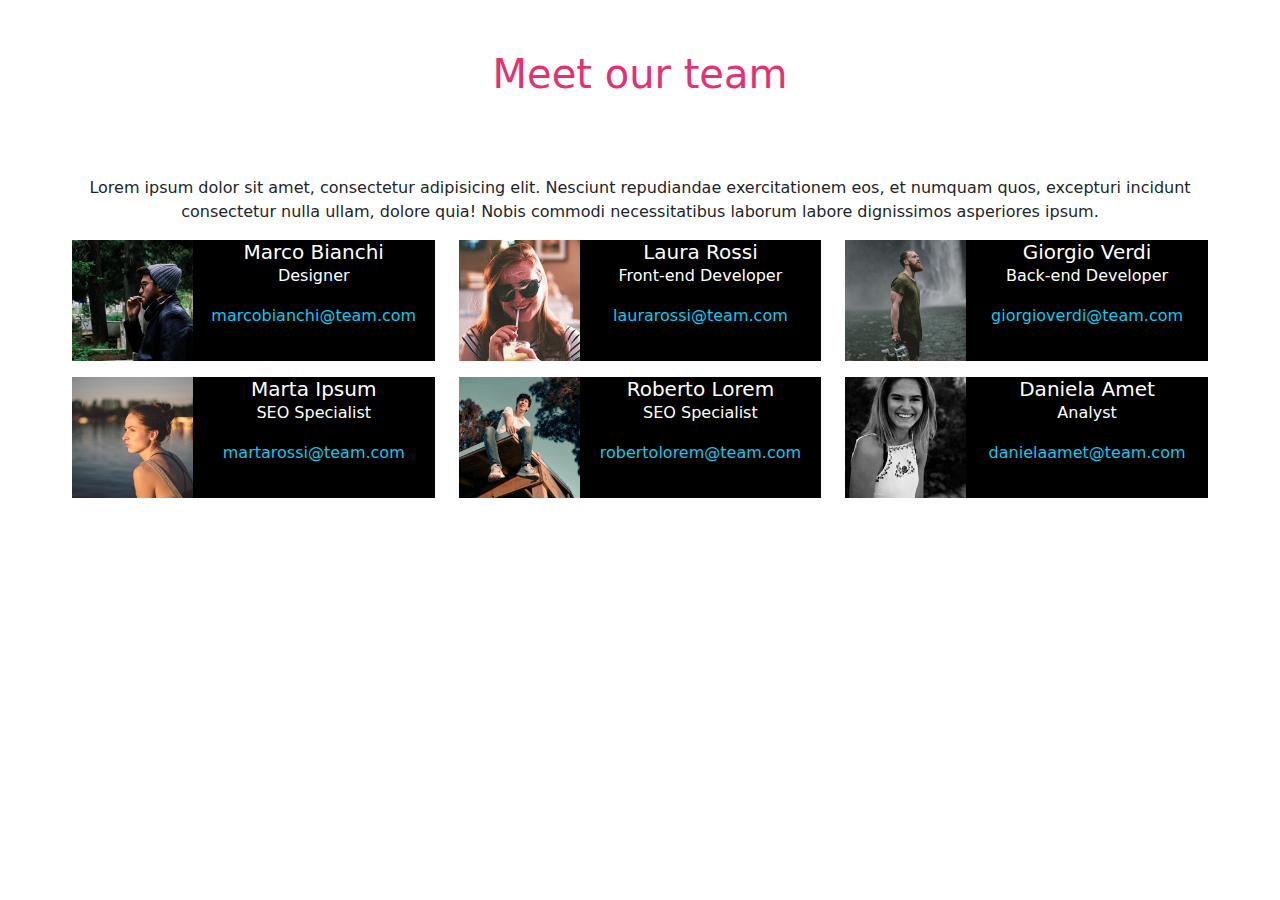
<file: index.html>
<!DOCTYPE html>
<html lang="en">

<head>
    <meta charset="UTF-8">
    <meta name="viewport" content="width=device-width, initial-scale=1.0">
    <link href="https://cdn.jsdelivr.net/npm/bootstrap@5.3.3/dist/css/bootstrap.min.css" rel="stylesheet"
        integrity="sha384-QWTKZyjpPEjISv5WaRU9OFeRpok6YctnYmDr5pNlyT2bRjXh0JMhjY6hW+ALEwIH" crossorigin="anonymous">
    <link rel="stylesheet" href="css/style.css">
    <title>js-our-team</title>

</head>

<body>
    <header class="container pd-50">
        <h1>Meet our team</h1>
    </header>
    <main class="container pd-20">
        <p>Lorem ipsum dolor sit amet, consectetur adipisicing elit. Nesciunt repudiandae exercitationem eos, et numquam
            quos,
            excepturi incidunt consectetur nulla ullam, dolore quia! Nobis commodi necessitatibus laborum labore
            dignissimos asperiores ipsum.
        </p>

        <div class="container text-center">
            <div class="row " id="table">
                
               
        
            </div>
        </div>

    </main>
    <script src="script.js"></script>
</body>

</html>
</file>
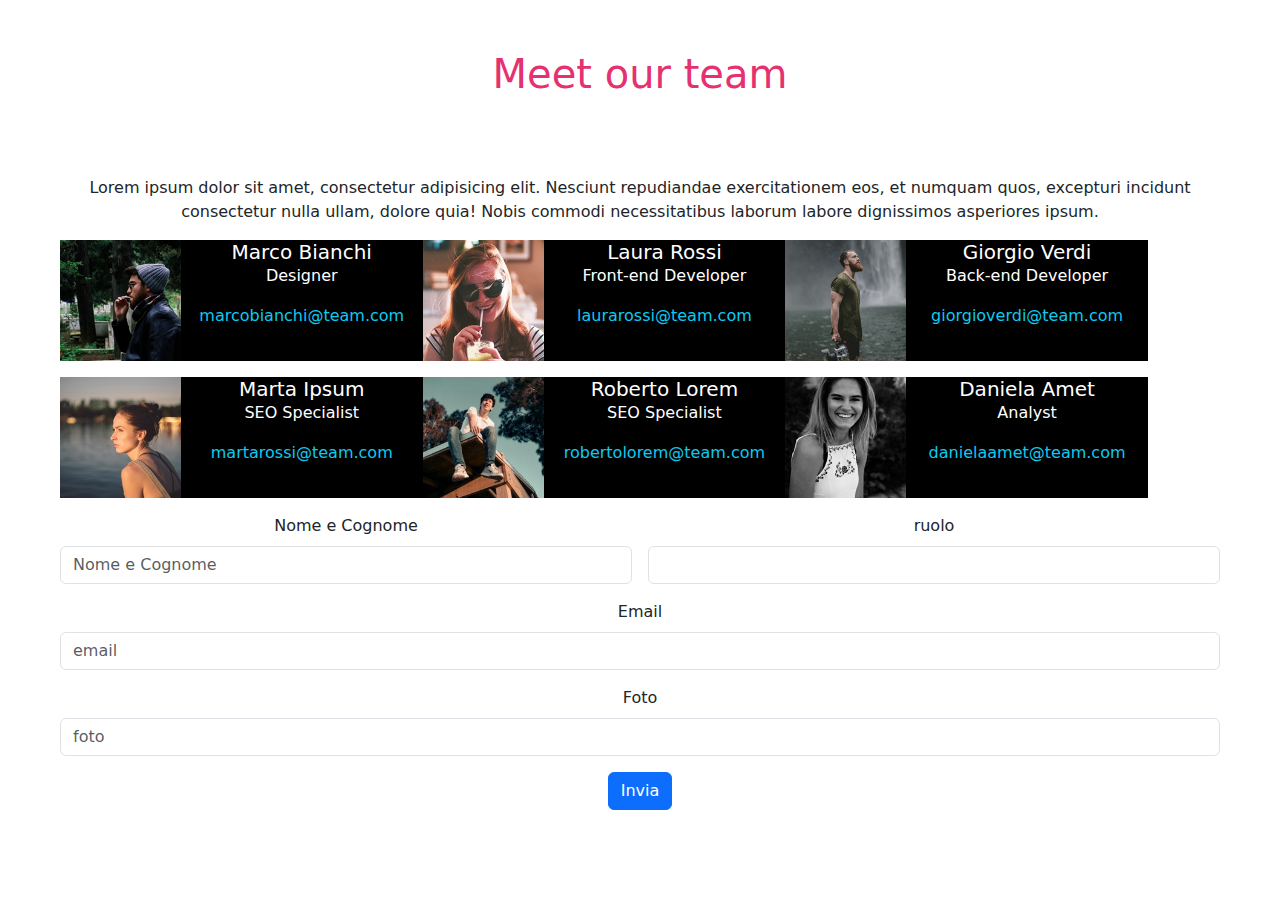
<file: bonus copy/index.html>
<!DOCTYPE html>
<html lang="en">

<head>
    <meta charset="UTF-8">
    <meta name="viewport" content="width=device-width, initial-scale=1.0">
    <link href="https://cdn.jsdelivr.net/npm/bootstrap@5.3.3/dist/css/bootstrap.min.css" rel="stylesheet"
        integrity="sha384-QWTKZyjpPEjISv5WaRU9OFeRpok6YctnYmDr5pNlyT2bRjXh0JMhjY6hW+ALEwIH" crossorigin="anonymous">
    <link rel="stylesheet" href="css/style.css">
    <title>js-our-team-bonus-2</title>

</head>

<body>
    <header class="container pd-50">
        <h1>Meet our team</h1>
    </header>
    <main class="container pd-20">
        <p>Lorem ipsum dolor sit amet, consectetur adipisicing elit. Nesciunt repudiandae exercitationem eos, et numquam
            quos,
            excepturi incidunt consectetur nulla ullam, dolore quia! Nobis commodi necessitatibus laborum labore
            dignissimos asperiores ipsum.
        </p>

        <div class="container text-center">
            <div class="row " id="table">



            </div>
        </div>
        <form id="form" class="row g-3">
            <div class="col-md-6">
              <label class="form-label">Nome e Cognome</label>
              <input type="text" class="form-control" id="name" placeholder="Nome e Cognome">
            </div>
            <div class="col-md-6">
              <label class="form-label">ruolo</label>
              <input type="text" class="form-control" id="role">
            </div>
            <div class="col-12">
              <label  class="form-label">Email</label>
              <input type="email" class="form-control" id="email" placeholder="email">
            </div>
            <div class="col-12">
              <label  class="form-label">Foto</label>
              <input type="text" class="form-control" id="img" placeholder="foto">
            </div>
            
            <div class="col-12">
              <button type="submit" class="btn btn-primary">Invia</button>
            </div>
          </form>
    </main>
    <script src="script.js"></script>
</body>

</html>
</file>
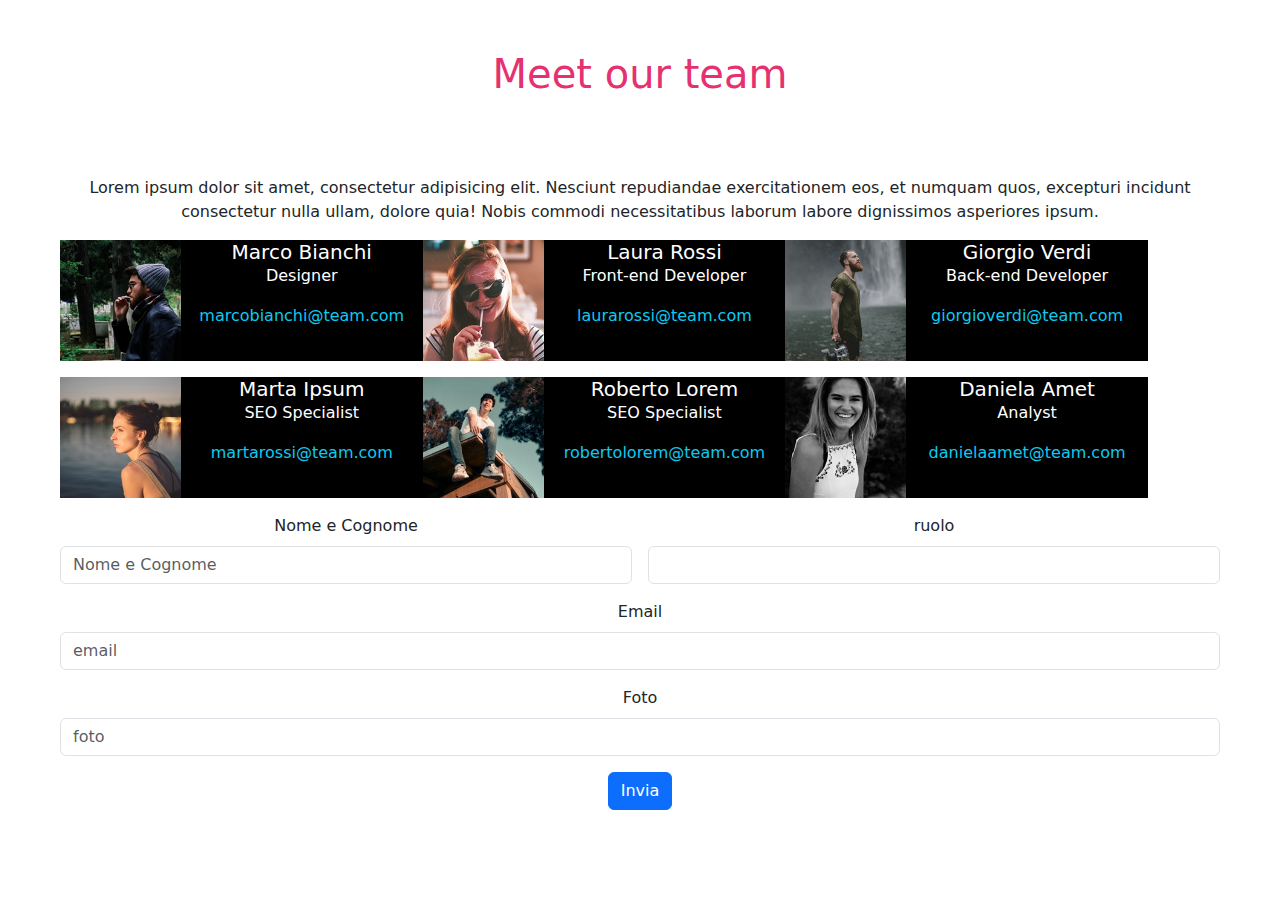
<file: bonus/index.html>
<!DOCTYPE html>
<html lang="en">

<head>
    <meta charset="UTF-8">
    <meta name="viewport" content="width=device-width, initial-scale=1.0">
    <link href="https://cdn.jsdelivr.net/npm/bootstrap@5.3.3/dist/css/bootstrap.min.css" rel="stylesheet"
        integrity="sha384-QWTKZyjpPEjISv5WaRU9OFeRpok6YctnYmDr5pNlyT2bRjXh0JMhjY6hW+ALEwIH" crossorigin="anonymous">
    <link rel="stylesheet" href="css/style.css">
    <title>js-our-team-bonus</title>

</head>

<body>
    <header class="container pd-50">
        <h1>Meet our team</h1>
    </header>
    <main class="container pd-20">
        <p>Lorem ipsum dolor sit amet, consectetur adipisicing elit. Nesciunt repudiandae exercitationem eos, et numquam
            quos,
            excepturi incidunt consectetur nulla ullam, dolore quia! Nobis commodi necessitatibus laborum labore
            dignissimos asperiores ipsum.
        </p>

        <div class="container text-center">
            <div class="row " id="table">



            </div>
        </div>
        <form id="form" class="row g-3">
            <div class="col-md-6">
              <label class="form-label">Nome e Cognome</label>
              <input type="text" class="form-control" id="name" placeholder="Nome e Cognome">
            </div>
            <div class="col-md-6">
              <label class="form-label">ruolo</label>
              <input type="text" class="form-control" id="role">
            </div>
            <div class="col-12">
              <label  class="form-label">Email</label>
              <input type="email" class="form-control" id="email" placeholder="email">
            </div>
            <div class="col-12">
              <label  class="form-label">Foto</label>
              <input type="text" class="form-control" id="img" placeholder="foto">
            </div>
            
            <div class="col-12">
              <button type="submit" class="btn btn-primary">Invia</button>
            </div>
          </form>
    </main>
    <script src="script.js"></script>
</body>

</html>
</file>
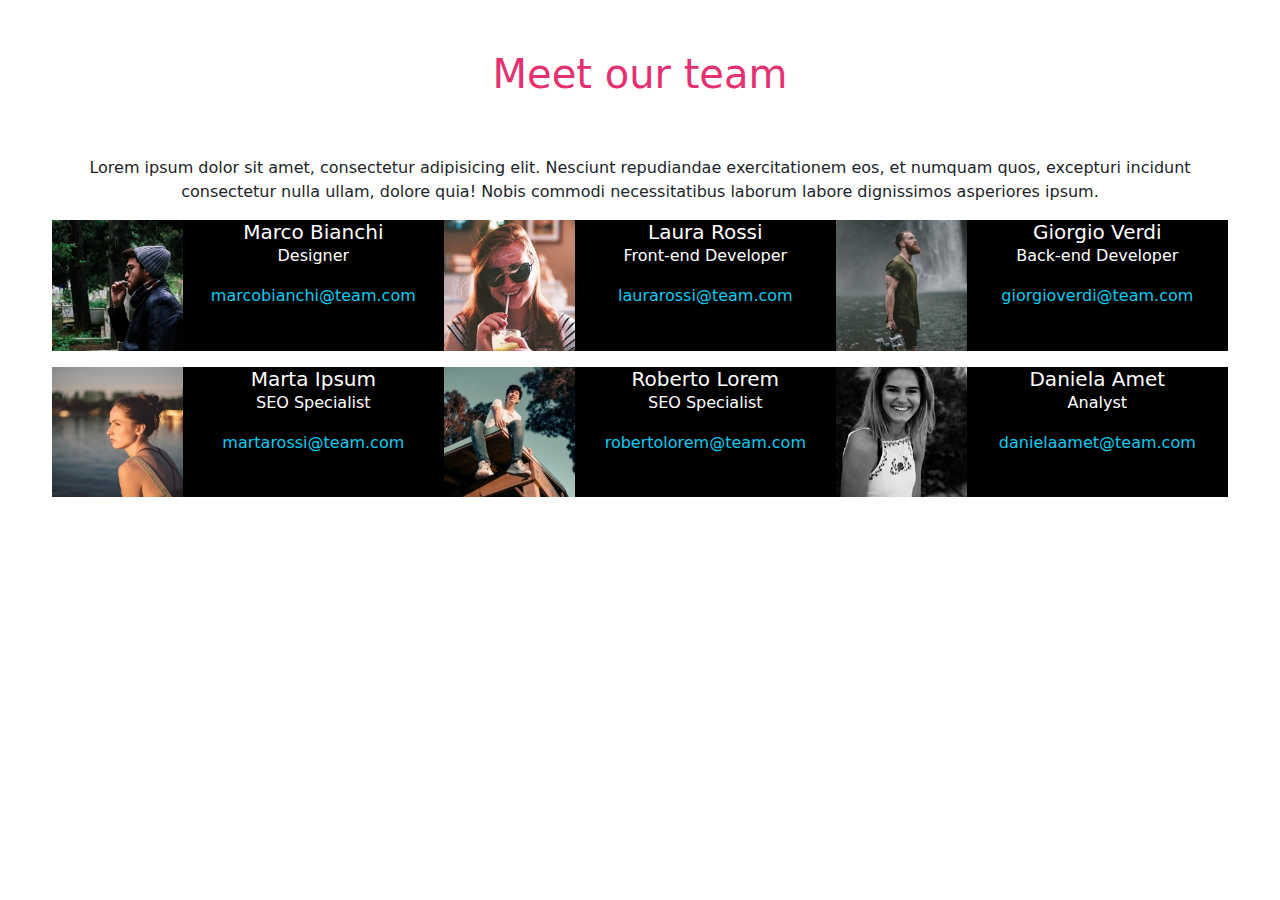
<file: standard/index.html>
<!DOCTYPE html>
<html lang="en">

<head>
    <meta charset="UTF-8">
    <meta name="viewport" content="width=device-width, initial-scale=1.0">
    <link href="https://cdn.jsdelivr.net/npm/bootstrap@5.3.3/dist/css/bootstrap.min.css" rel="stylesheet"
        integrity="sha384-QWTKZyjpPEjISv5WaRU9OFeRpok6YctnYmDr5pNlyT2bRjXh0JMhjY6hW+ALEwIH" crossorigin="anonymous">
    <link rel="stylesheet" href="css/style.css">
    <title>js-our-team</title>

</head>

<body>
    <header class="container pd-50">
        <h1>Meet our team</h1>
    </header>
    <main class="container ">
        <p>Lorem ipsum dolor sit amet, consectetur adipisicing elit. Nesciunt repudiandae exercitationem eos, et numquam
            quos,
            excepturi incidunt consectetur nulla ullam, dolore quia! Nobis commodi necessitatibus laborum labore
            dignissimos asperiores ipsum.
        </p>

        <div class="container text-center  ">
            <div class="row " id="table">
                </div>
           
    <script src="script.js"></script>

</html>
</file>
<file: css/style.css>
* {
    margin: 0;
    padding: 0;
    box-sizing: border-box;
  }

  .bg-black{
    background-color: black;
  }

  .tx-white{
    color: white;
  }
  h1{
    color: #e53170;
  }


  .flex{
    display: flex;
  }
  .container{
    max-width:1200px ;
    text-align: center;
  }



  .pd-50{
    padding: 50px;
  }
  .pd-20{
    padding: 20px;
  }
  .card{
    max-width: 30%;
    
  }
  .max-wh50{
    max-width: 50%;
  }
  img{
    max-width:100%;
  }
  .max-h-100{
    max-height: 100%;
  }
</file>
<file: bonus copy/css/style.css>
* {
    margin: 0;
    padding: 0;
    box-sizing: border-box;
  }

  .bg-black{
    background-color: black;
  }

  .tx-white{
    color: white;
  }
  h1{
    color: #e53170;
  }


  .flex{
    display: flex;
  }
  .container{
    max-width:1200px ;
    text-align: center;
  }



  .pd-50{
    padding: 50px;
  }
  .pd-20{
    padding: 20px;
  }
  .card{
    max-width: 30%;
    
  }
  .max-wh50{
    max-width: 50%;
  }
  img{
    max-width:100%;
  }
  .max-h-100{
    max-height: 100%;
  }
</file>
<file: bonus/css/style.css>
* {
    margin: 0;
    padding: 0;
    box-sizing: border-box;
  }

  .bg-black{
    background-color: black;
  }

  .tx-white{
    color: white;
  }
  h1{
    color: #e53170;
  }


  .flex{
    display: flex;
  }
  .container{
    max-width:1200px ;
    text-align: center;
  }



  .pd-50{
    padding: 50px;
  }
  .pd-20{
    padding: 20px;
  }
  .card{
    max-width: 30%;
    
  }
  .max-wh50{
    max-width: 50%;
  }
  img{
    max-width:100%;
  }
  .max-h-100{
    max-height: 100%;
  }
</file>
<file: standard/css/style.css>
* {
  margin: 0;
  padding: 0;
  box-sizing: border-box;
}

.bg-black{
  background-color: black;
}

.tx-white{
  color: white;
}
h1{
  color: #e53170;
}


.flex{
  display: flex;
}
.container{
  max-width:1200px ;
  text-align: center;
}



.pd-50{
  padding: 50px;
}
.pd-20{
  padding: 20px;
}
.card{
  max-width: 30%;
  
}
.max-wh50{
  max-width: 50%;
}
img{
  max-width:100%;
}
.max-h-100{
  max-height: 100%;
}
</file>
